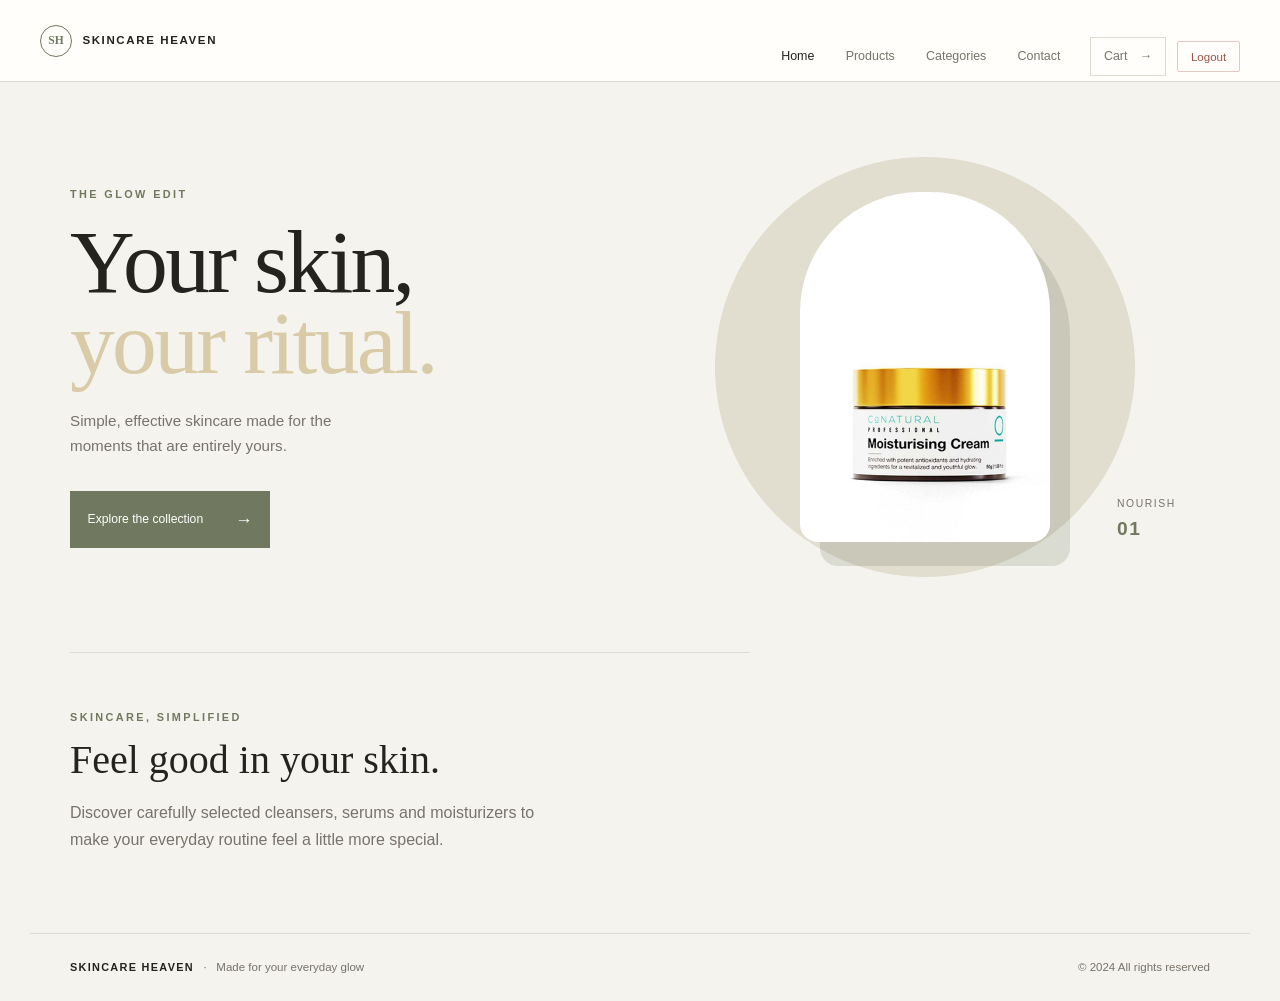
<file: index.html>
<!DOCTYPE html>
<html lang="en">
<head>
    <meta charset="UTF-8">
    <meta name="viewport" content="width=device-width, initial-scale=1.0">
    <title>Skincare Heaven</title>
    <link rel="stylesheet" href="styles.css">
</head>
<body class="home-body">
    <header class="site-header">
        <a class="site-logo" href="index.html"><span>SH</span> SKINCARE HEAVEN</a>
        <nav class="home-nav">
            <a class="active" href="index.html">Home</a>
            <a href="products.html">Products</a>
            <a href="categories.html">Categories</a>
            <a href="contact.html">Contact</a>
            <a class="nav-cart" href="cart.html">Cart <span>→</span></a>
            <button class="logout-button" type="button">Logout</button>
        </nav>
    </header>
    <main class="home-main">
        <section class="home-hero">
            <div class="hero-copy">
                <p class="eyebrow">THE GLOW EDIT</p>
                <h1>Your skin,<br><em>your ritual.</em></h1>
                <p class="hero-description">Simple, effective skincare made for the moments that are entirely yours.</p>
                <a href="products.html" class="hero-button">Explore the collection <span>→</span></a>
            </div>
            <div class="hero-product">
                <div class="hero-circle"></div>
                <img src="images/moisturizer.jpg" alt="Skincare moisturizer">
                <span class="hero-caption">NOURISH<br><strong>01</strong></span>
            </div>
        </section>
        <section class="home-intro">
            <p class="eyebrow">SKINCARE, SIMPLIFIED</p>
            <h2>Feel good in your skin.</h2>
            <p>Discover carefully selected cleansers, serums and moisturizers to make your everyday routine feel a little more special.</p>
        </section>
    </main>

    <footer class="home-footer">
        <p><strong>SKINCARE HEAVEN</strong> &nbsp; · &nbsp; Made for your everyday glow</p>
        <p>&copy; 2024 All rights reserved</p>
    </footer>
    <script src="scripts.js"></script>
</body>
</html>
</file>
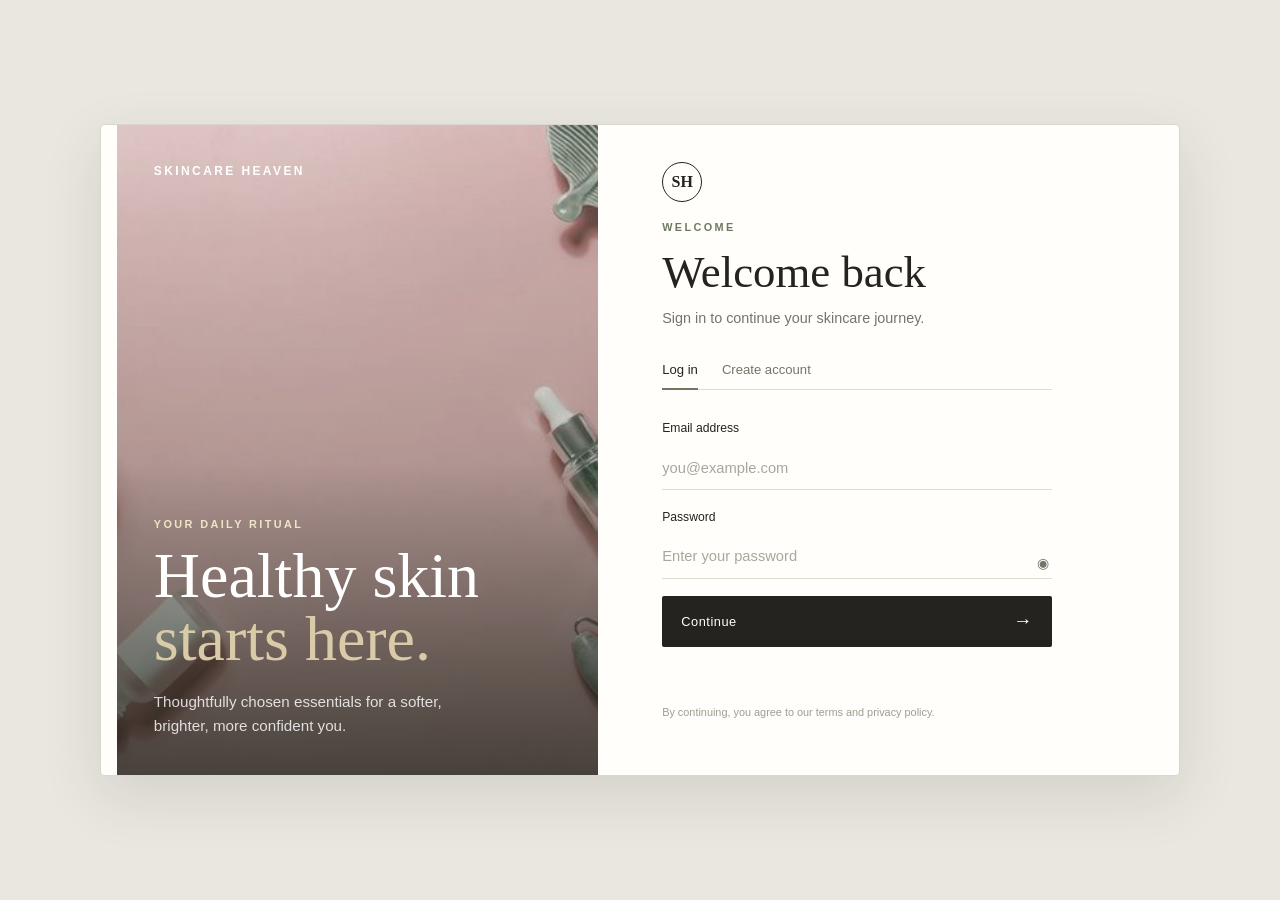
<file: auth.html>
<!DOCTYPE html>
<html lang="en">
<head>
    <meta charset="UTF-8">
    <meta name="viewport" content="width=device-width, initial-scale=1.0">
    <title>Login / Sign Up - Skincare Heaven</title>
    <link rel="stylesheet" href="styles.css">
</head>
<body class="auth-body">
    <main class="auth-shell">
        <section class="auth-visual">
            <div class="auth-brand-mark">SKINCARE HEAVEN</div>
            <div class="auth-visual-copy">
                <p class="eyebrow">YOUR DAILY RITUAL</p>
                <h1>Healthy skin<br><em>starts here.</em></h1>
                <p>Thoughtfully chosen essentials for a softer, brighter, more confident you.</p>
            </div>
        </section>
        <section class="auth-panel">
            <div class="auth-panel-top">
                <a class="auth-logo" href="/">SH</a>
            </div>
            <div class="auth-content">
                <p class="eyebrow">WELCOME</p>
                <h2 id="auth-heading">Welcome back</h2>
                <p class="auth-intro">Sign in to continue your skincare journey.</p>
                <div class="auth-switcher" role="tablist">
                    <button type="button" class="auth-tab active" data-auth-tab="login">Log in</button>
                    <button type="button" class="auth-tab" data-auth-tab="signup">Create account</button>
                </div>
                <form id="login-form" class="auth-form">
                    <div class="auth-field"><label for="login-email">Email address</label><input id="login-email" type="email" placeholder="you@example.com" required></div>
                    <div class="auth-field password-field"><label for="login-password">Password</label><input id="login-password" type="password" placeholder="Enter your password" required><button class="password-toggle" type="button" data-password-target="login-password" aria-label="Show password">◉</button></div>
                    <button class="auth-submit" type="submit">Continue <span>→</span></button>
                </form>
                <form id="signup-form" class="auth-form is-hidden">
                    <div class="auth-field"><label for="signup-name">Full name</label><input id="signup-name" placeholder="Your name" required></div>
                    <div class="auth-field"><label for="signup-email">Email address</label><input id="signup-email" type="email" placeholder="you@example.com" required></div>
                    <div class="auth-field password-field"><label for="signup-password">Password</label><input id="signup-password" type="password" minlength="6" placeholder="At least 6 characters" required><button class="password-toggle" type="button" data-password-target="signup-password" aria-label="Show password">◉</button></div>
                    <button class="auth-submit" type="submit">Create account <span>→</span></button>
                </form>
                <p id="auth-message" class="auth-message"></p>
                <p class="auth-note">By continuing, you agree to our terms and privacy policy.</p>
            </div>
        </section>
    </main>
    <script src="scripts.js"></script>
</body>
</html>
</file>
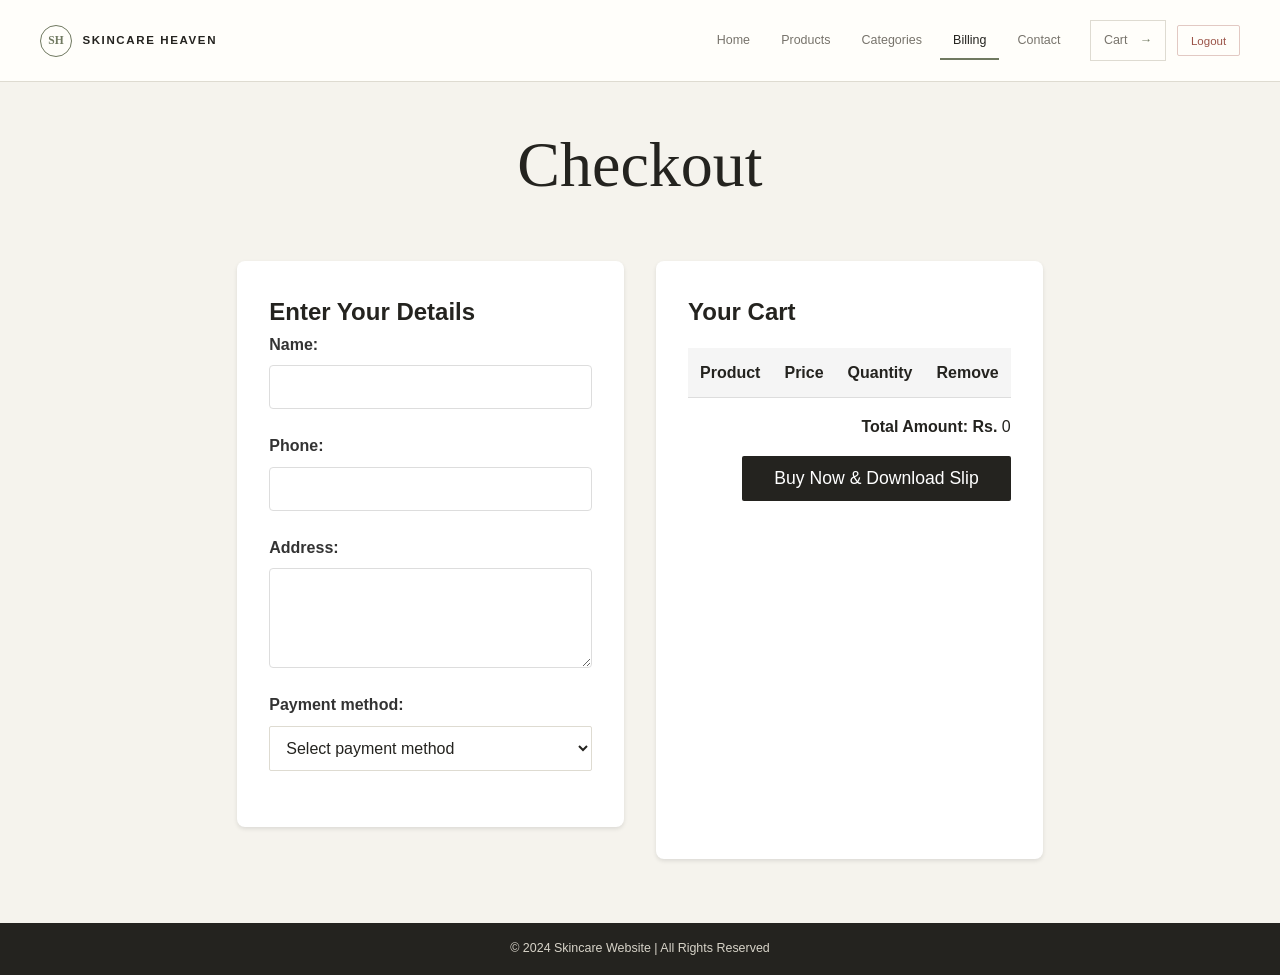
<file: billing.html>
<!DOCTYPE html>
<html lang="en">
<head>
    <meta charset="UTF-8">
    <meta name="viewport" content="width=device-width, initial-scale=1.0">
    <title>Billing - Skincare Website</title>
    <link rel="stylesheet" href="styles.css">
</head>
<body>
    <header class="inner-header">
        <a class="site-logo" href="index.html"><span>SH</span> SKINCARE HEAVEN</a>
        <nav class="main-nav">
            <a href="index.html">Home</a>
            <a href="products.html">Products</a>
            <a href="categories.html">Categories</a>
            <a class="active" href="billing.html">Billing</a>
            <a href="contact.html">Contact</a>
            <a class="nav-cart" href="cart.html">Cart <span>→</span></a>
            <button class="logout-button" type="button">Logout</button>
        </nav>
    </header>
    <h1 class="page-title">Checkout</h1>

    <main>
        <div class="billing-container">
            <section class="billing-form">
                <h2>Enter Your Details</h2>
                <form id="billing-details">
                    <div class="form-group">
                        <label for="username">Name:</label>
                        <input type="text" id="username" name="name" required>
                    </div>
                    
                    <div class="form-group">
                        <label for="phone">Phone:</label>
                        <input type="tel" id="phone" name="phone" required>
                    </div>
                    
                    <div class="form-group">
                        <label for="address">Address:</label>
                        <textarea id="address" name="address" required></textarea>
                    </div>
                    <div class="form-group">
                        <label for="payment-method">Payment method:</label>
                        <select id="payment-method" name="payment_method" required>
                            <option value="">Select payment method</option>
                            <option>Cash on Delivery</option>
                            <option>Bank Transfer</option>
                            <option>EasyPaisa / JazzCash</option>
                        </select>
                    </div>
                </form>
            </section>

            <section class="cart-section">
                <h2>Your Cart</h2>
                <div class="cart-container">
                    <table id="cart-table">
                        <thead>
                            <tr>
                                <th>Product</th>
                                <th>Price</th>
                                <th>Quantity</th>
                                <th>Remove</th>
                            </tr>
                        </thead>
                        <tbody>
                            <!-- Cart items will be added here dynamically -->
                        </tbody>
                    </table>
                    <div class="cart-total">
                        <p><strong>Total Amount: Rs. </strong><span id="total-amount">0</span></p>
                        <button id="buy-now" class="buy-now-btn">Buy Now &amp; Download Slip</button>
                    </div>
                </div>
            </section>
        </div>
    </main>

    <footer>
        <p>&copy; 2024 Skincare Website | All Rights Reserved</p>
    </footer>
    
    <script src="scripts.js"></script>
</body>
</html>
</file>
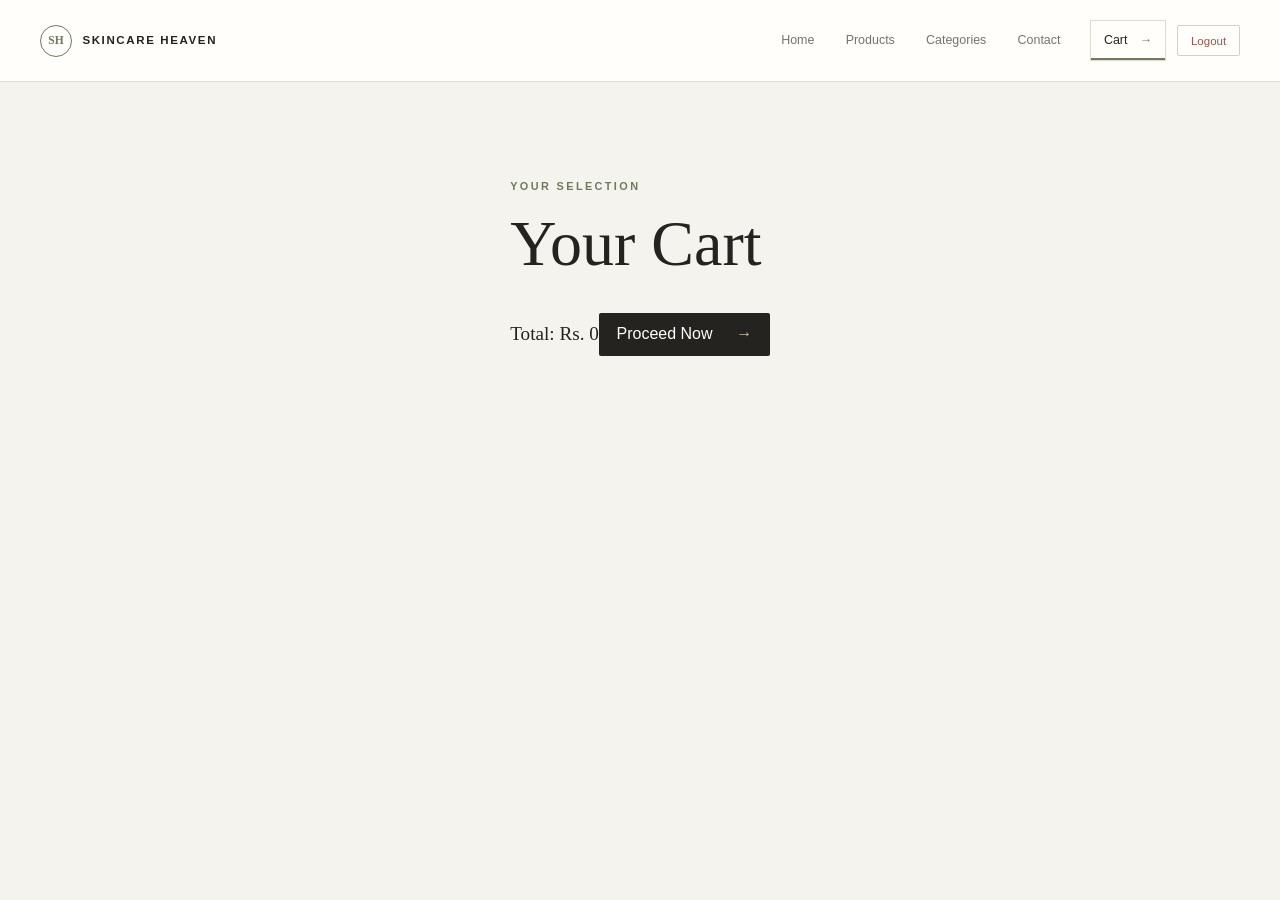
<file: cart.html>
<!DOCTYPE html>
<html lang="en">
<head>
    <meta charset="UTF-8">
    <meta name="viewport" content="width=device-width, initial-scale=1.0">
    <title>Your Cart</title>
    <link rel="stylesheet" href="styles.css">
</head>
<body>

    <header class="inner-header">
        <a class="site-logo" href="index.html"><span>SH</span> SKINCARE HEAVEN</a>
        <nav class="main-nav">
            <a href="index.html">Home</a>
            <a href="products.html">Products</a>
            <a href="categories.html">Categories</a>
            <a href="contact.html">Contact</a>
            <a class="nav-cart active" href="cart.html">Cart <span>→</span></a>
            <button class="logout-button" type="button">Logout</button>
        </nav>
    </header>

    <main class="cart-page">
        <p class="eyebrow">YOUR SELECTION</p>
        <h1>Your Cart</h1>
        <ul id="cart-list"></ul>
        <div id="cart-summary">
            <p id="total-price">Total: Rs. 0</p>
            <button id="checkout-button">Proceed Now <span>→</span></button>
        </div>
    </main>

    <script src="scripts.js"></script>
</body>
</html>
</file>
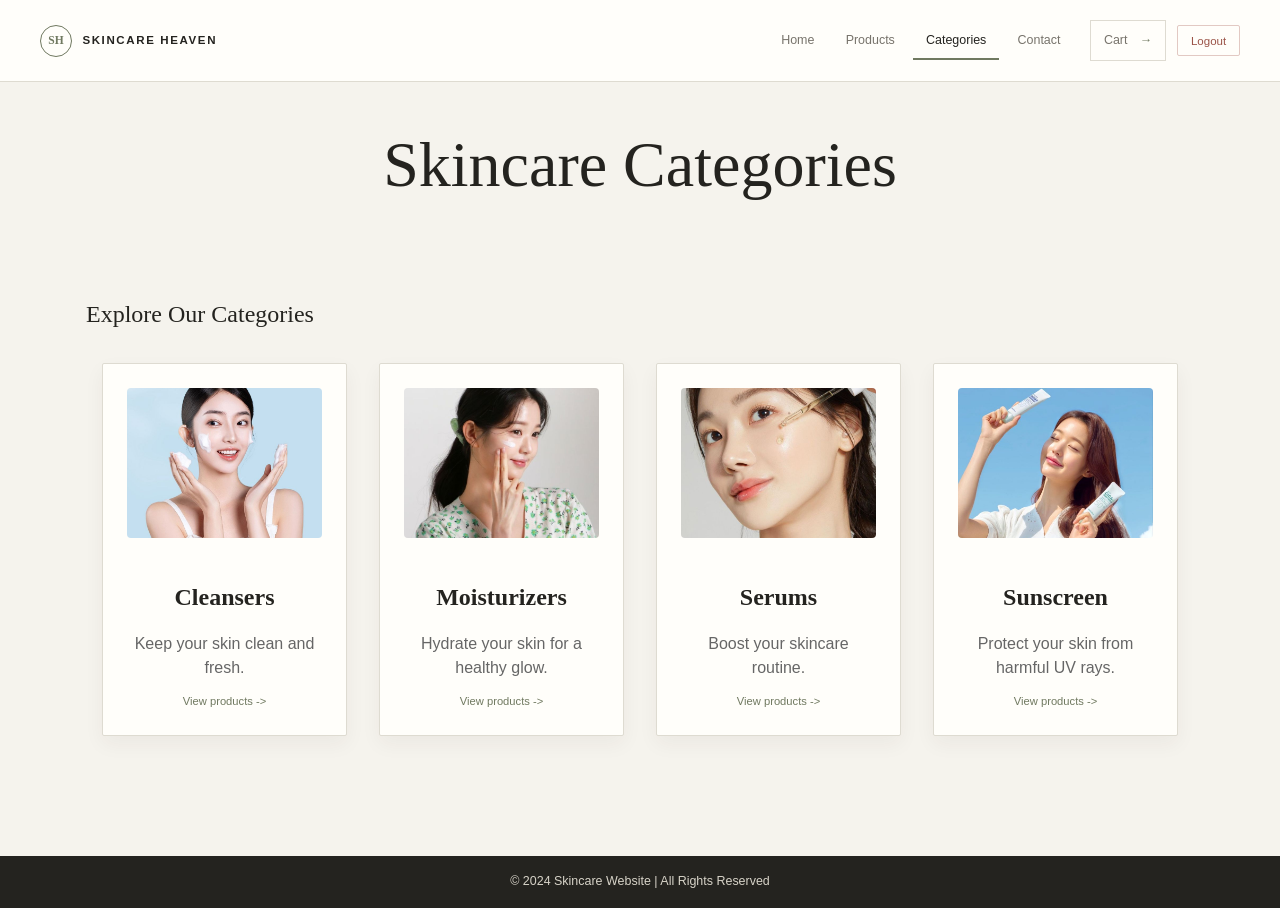
<file: categories.html>
<!DOCTYPE html>
<html lang="en">
<head>
    <meta charset="UTF-8">
    <meta name="viewport" content="width=device-width, initial-scale=1.0">
    <title>Skincare Categories</title>
    <link rel="stylesheet" href="styles.css">
</head>
<body>
    <header class="inner-header">
        <a class="site-logo" href="index.html"><span>SH</span> SKINCARE HEAVEN</a>
        <nav class="main-nav">
            <a href="index.html">Home</a>
            <a href="products.html">Products</a>
            <a class="active" href="categories.html">Categories</a>
            <a href="contact.html">Contact</a>
            <a class="nav-cart" href="cart.html">Cart <span>→</span></a>
            <button class="logout-button" type="button">Logout</button>
        </nav>
    </header>
    <h1 class="page-title">Skincare Categories</h1>

    <main>
        <div class="categories-container">
            <h2>Explore Our Categories</h2>
            
            <div class="category-grid">
                    <div class="category-card category-link" data-category="Cleansers">
                    <img src="images/cleansers.jfif" alt="Cleansers">
                    <h3>Cleansers</h3>
                    <p>Keep your skin clean and fresh.</p>
                </div>

                    <div class="category-card category-link" data-category="Moisturizers">
                    <img src="images/moisturizers.jfif" alt="Moisturizers">
                    <h3>Moisturizers</h3>
                    <p>Hydrate your skin for a healthy glow.</p>
                </div>

                    <div class="category-card category-link" data-category="Serums">
                    <img src="images/serums.jfif" alt="Serums">
                    <h3>Serums</h3>
                    <p>Boost your skincare routine.</p>
                </div>

                    <div class="category-card category-link" data-category="Sunscreens">
                    <img src="images/sunscreens.jfif" alt="Sunscreen">
                    <h3>Sunscreen</h3>
                    <p>Protect your skin from harmful UV rays.</p>
                </div>
            </div>
        </div>
    </main>

    <footer>
        <p>&copy; 2024 Skincare Website | All Rights Reserved</p>
    </footer>
    <script src="scripts.js"></script>
</body>
</html>
</file>
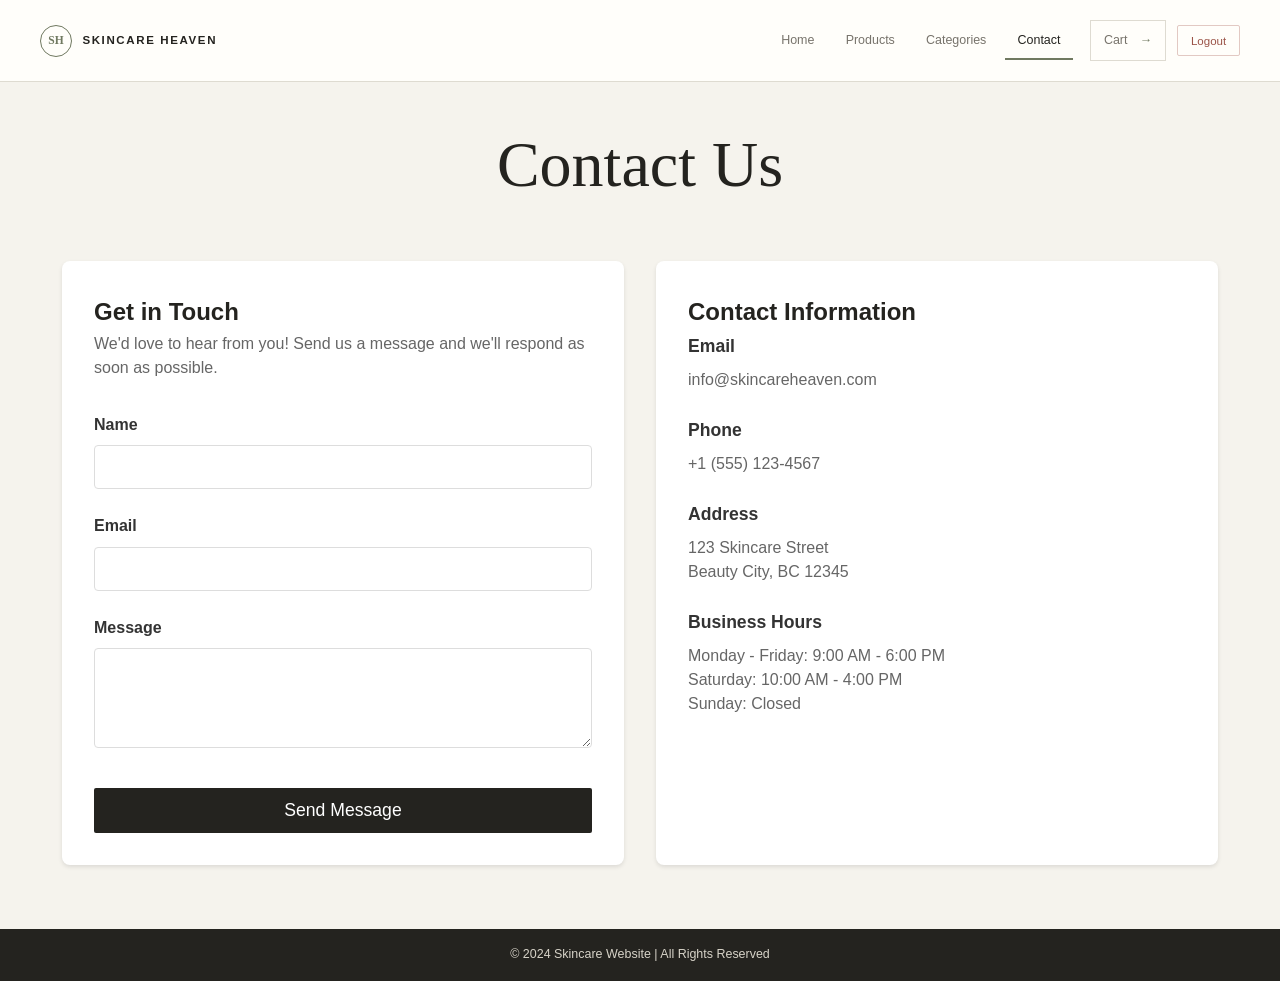
<file: contact.html>
<!DOCTYPE html>
<html lang="en">
<head>
    <meta charset="UTF-8">
    <meta name="viewport" content="width=device-width, initial-scale=1.0">
    <title>Contact Us - Skincare Website</title>
    <link rel="stylesheet" href="styles.css">
</head>
<body>
    <header class="inner-header">
        <a class="site-logo" href="index.html"><span>SH</span> SKINCARE HEAVEN</a>
        <nav class="main-nav">
            <a href="index.html">Home</a>
            <a href="products.html">Products</a>
            <a href="categories.html">Categories</a>
            <a class="active" href="contact.html">Contact</a>
            <a class="nav-cart" href="cart.html">Cart <span>→</span></a>
            <button class="logout-button" type="button">Logout</button>
        </nav>
    </header>
    <h1 class="page-title">Contact Us</h1>

    <main>
        <div class="contact-container">
            <section class="contact-form">
                <h2>Get in Touch</h2>
                <p class="contact-subtitle">We'd love to hear from you! Send us a message and we'll respond as soon as possible.</p>
                
                <form id="contact-form">

                    <div class="form-group">
                        <label for="name">Name</label>
                        <input type="text" id="name" name="name" required>
                    </div>
                    
                    <div class="form-group">
                        <label for="email">Email</label>
                        <input type="email" id="email" name="email" required>
                    </div>
                    
                    <div class="form-group">
                        <label for="message">Message</label>
                        <textarea id="message" name="message" required></textarea>
                    </div>

                    <button type="submit" class="send-message-btn">Send Message</button>
                </form>
            </section>

            <section class="contact-info">
                <h2>Contact Information</h2>
                <div class="info-item">
                    <h3>Email</h3>
                    <p>info@skincareheaven.com</p>
                </div>
                <div class="info-item">
                    <h3>Phone</h3>
                    <p>+1 (555) 123-4567</p>
                </div>
                <div class="info-item">
                    <h3>Address</h3>
                    <p>123 Skincare Street<br>Beauty City, BC 12345</p>
                </div>
                <div class="info-item">
                    <h3>Business Hours</h3>
                    <p>Monday - Friday: 9:00 AM - 6:00 PM<br>
                       Saturday: 10:00 AM - 4:00 PM<br>
                       Sunday: Closed</p>
                </div>
            </section>
        </div>
    </main>

    <footer>
        <p>&copy; 2024 Skincare Website | All Rights Reserved</p>
    </footer>
    
    <script src="scripts.js"></script>
</body>
</html>
</file>
<file: styles.css>
/* Reset default styles */
* {
    margin: 0;
    padding: 0;
    box-sizing: border-box;
}

body {
    font-family: Arial, sans-serif;
    line-height: 1.6;
    background-color: #f0f8ff;
    min-height: 100vh;
    display: flex;
    flex-direction: column;
}

header {
    background-color: #333;
    color: white;
    text-align: center;
    padding: 1rem;
    display: flex;
    justify-content: center;
    align-items: center;
}

main {
    max-width: 1200px;
    margin: 2rem auto;
    padding: 0 1rem;
}

/* Billing Form Styles */
.billing-form {
    background-color: white;
    padding: 2rem;
    border-radius: 8px;
    box-shadow: 0 2px 4px rgba(0, 0, 0, 0.1);
    margin-bottom: 2rem;
}

.form-group {
    display: flex;
    flex-direction: column;
    gap: 0.5rem;
    margin-bottom: 1.5rem;
}

.form-group label {
    font-weight: bold;
    color: #333;
}

.form-group input,
.form-group textarea {
    padding: 0.75rem;
    border: 1px solid #ddd;
    border-radius: 4px;
    font-size: 1rem;
    width: 100%;
    box-sizing: border-box;
}

.form-group textarea {
    min-height: 100px;
    resize: vertical;
}

/* Cart Section Styles */
.cart-section {
    background-color: white;
    padding: 2rem;
    border-radius: 8px;
    box-shadow: 0 2px 4px rgba(0, 0, 0, 0.1);
}

table {
    width: 100%;
    border-collapse: collapse;
    margin: 1rem 0;
}

th, td {
    padding: 0.5rem;
    text-align: left;
    border-bottom: 1px solid #ddd;
}

th {
    background-color: #f8f8f8;
}

button {
    background-color: #4CAF50;
    color: white;
    padding: 0.5rem 1rem;
    border: none;
    border-radius: 4px;
    cursor: pointer;
    font-size: 1rem;
}

button:hover {
    background-color: #45a049;
}

/* Home page specific styles */
.home-header {
    background-color: #383838;
    color: white;
    text-align: center;
    padding: 4rem 2rem;
    display: flex;
    flex-direction: column;
    align-items: center;
    justify-content: center;
    min-height: 50vh;
}

.home-header h1 {
    font-size: 3.5rem;
    margin-bottom: 1rem;
    text-align: center;
}

.home-header p {
    font-size: 1.4rem;
    margin-bottom: 3rem;
    text-align: center;
}

nav {
    background-color: #fffefa;
    padding: 1rem;
    width: 100%;
    text-align: center;
}

nav a {
    color: white;
    text-decoration: none;
    padding: 0.5rem 1.5rem;
    margin: 0 0.5rem;
    font-weight: bold;
    display: inline-block;
}

nav a:hover {
    background-color: rgba(112, 121, 96, 0.08);
    border-radius: 4px;
}

/* About section */
.about {
    background-color: white;
    padding: 3rem;
    margin: 2rem auto;
    max-width: 800px;
    text-align: center;
    border-radius: 8px;
    box-shadow: 0 2px 10px rgba(0, 0, 0, 0.1);
}

.about h2 {
    color: var(--olive);
    font-size: 2rem;
    margin-bottom: 1.5rem;
}

.about p {
    color: #666;
    margin-bottom: 2rem;
    line-height: 1.8;
}

.cta-button {
    display: inline-block;
    padding: 0.8rem 2rem;
    background-color: var(--olive);
    color: white;
    text-decoration: none;
    border-radius: 4px;
    font-weight: bold;
    transition: background-color 0.3s;
}

.cta-button:hover {
    background-color: var(--ink);
}

footer {
    text-align: center;
    padding: 1rem;
    background-color: var(--ink);
    color: white;
    margin-top: auto;
}

/* Common header for all pages except home */
body > h1 {
    background-color: #f0f8ff;
    color: #333;
    padding: 1rem;
    margin: 0;
    font-size: 2rem;
}

.main-nav {
    background-color: #fffefa;
    padding: 1rem;
    text-align: center;
    margin: 0;
}

.main-nav a {
    color: white;
    text-decoration: none;
    padding: 0.5rem 1.5rem;
    margin: 0 1rem;
    font-weight: bold;
    display: inline-block;
}

.main-nav a:hover {
    background-color: rgba(112, 121, 96, 0.08);
    border-radius: 4px;
}

/* Products page styles */
.products-container {
    max-width: 1200px;
    margin: 0 auto;
    padding: 2rem;
    background-color: white;
    border-radius: 8px;
    box-shadow: 0 2px 10px rgba(0, 0, 0, 0.1);
}

.products-container h2 {
    text-align: center;
    color: #333;
    margin-bottom: 2rem;
    font-size: 2rem;
}

.product-grid {
    display: grid;
    grid-template-columns: repeat(3, 1fr);
    gap: 2rem;
    padding: 1rem;
    max-width: 1200px;
    margin: 0 auto;
}

.product-card {
    background-color: #f8f9fa;
    border-radius: 8px;
    padding: 1.5rem;
    text-align: center;
    transition: transform 0.3s ease;
    box-shadow: 0 2px 5px rgba(0, 0, 0, 0.1);
    width: 100%;
}

.product-card:hover {
    transform: translateY(-5px);
}

.product-card img {
    width: 100%;
    height: 200px;
    object-fit: cover;
    border-radius: 4px;
    margin-bottom: 1rem;
}

.product-card h3 {
    color: #0066cc;
    margin: 0.5rem 0;
    font-size: 1.2rem;
}

.product-card .price {
    color: #333;
    font-size: 1.25rem;
    font-weight: bold;
    margin: 0.5rem 0;
}

.add-to-cart {
    background-color: #0066cc;
    color: white;
    border: none;
    padding: 0.75rem 1rem;
    border-radius: 4px;
    cursor: pointer;
    font-weight: 400;
    transition: all 0.3s ease;
    width: 100%;
    transform-origin: center;
    transform: scale(1);
    text-transform: uppercase;
    letter-spacing: 0.5px;
}

.add-to-cart:hover {
    background-color: #0052a3;
    transform: scale(0.95);
    box-shadow: 0 2px 8px rgba(0, 0, 0, 0.2);
}

/* Categories page styles */
.categories-container {
    max-width: 1200px;
    margin: 2rem auto;
    padding: 2rem;
    background-color: white;
    border-radius: 8px;
    box-shadow: 0 2px 10px rgba(0, 0, 0, 0.1);
}

.categories-container h2 {
    text-align: center;
    color: #333;
    font-size: 2.5rem;
    margin-bottom: 3rem;
}

.category-grid {
    display: grid;
    grid-template-columns: repeat(4, 1fr);
    gap: 2rem;
    padding: 1rem;
}

.category-card {
    background-color: #f8f9fa;
    border-radius: 8px;
    padding: 1.5rem;
    text-align: center;
    transition: transform 0.3s ease;
    box-shadow: 0 2px 5px rgba(0, 0, 0, 0.1);
}

.category-card:hover {
    transform: translateY(-5px);
}

.category-card img {
    width: 100%;
    height: 150px;
    object-fit: cover;
    border-radius: 4px;
    margin-bottom: 1rem;
}

.category-card h3 {
    color: #0066cc;
    margin: 1rem 0;
    font-size: 1.5rem;
}

.category-card p {
    color: #666;
    line-height: 1.5;
}

/* Billing page styles */
.billing-container {
    max-width: 1200px;
    margin: 2rem auto;
    padding: 0 1rem;
    display: grid;
    grid-template-columns: 1fr 1fr;
    gap: 2rem;
}

.billing-form {
    background: white;
    padding: 2rem;
    border-radius: 8px;
    box-shadow: 0 2px 4px rgba(0,0,0,0.1);
}

.cart-section {
    background: white;
    padding: 2rem;
    border-radius: 8px;
    box-shadow: 0 2px 4px rgba(0,0,0,0.1);
}

.cart-container table {
    width: 100%;
    border-collapse: collapse;
    margin-bottom: 1rem;
}

.cart-container th,
.cart-container td {
    padding: 0.75rem;
    text-align: left;
    border-bottom: 1px solid #ddd;
}

.cart-container th {
    background-color: #f5f5f5;
    font-weight: bold;
}

.cart-container input[type="number"] {
    width: 60px;
    padding: 0.25rem;
    border: 1px solid #ddd;
    border-radius: 4px;
}

.remove-item {
    background-color: #ff4444;
    color: white;
    border: none;
    padding: 0.25rem 0.75rem;
    border-radius: 4px;
    cursor: pointer;
}

.remove-item:hover {
    background-color: #cc0000;
}

.cart-total {
    margin-top: 1rem;
    text-align: right;
}

.buy-now-btn {
    background-color: #4CAF50;
    color: white;
    border: none;
    padding: 0.75rem 2rem;
    border-radius: 4px;
    font-size: 1.1rem;
    cursor: pointer;
    margin-top: 1rem;
}

.buy-now-btn:hover {
    background-color: #45a049;
}

/* Home page styles */
.home-body {
    margin: 0;
    padding: 0;
    min-height: 100vh;
    background-color: #f0f8ff;
    display: flex;
    justify-content: center;
    align-items: center;
}

.welcome-container {
    width: 100%;
    max-width: 800px;
    margin: 0 auto;
    padding: 2rem;
}

.welcome-card {
    background-color: #383838;
    padding: 2.5rem;
    border-radius: 15px;
    text-align: center;
    color: white;
    box-shadow: 0 4px 8px rgba(0, 0, 0, 0.2);
}

.welcome-card h1 {
    font-size: 2.5rem;
    margin: 0 0 1rem 0;
    line-height: 1.2;
}

.welcome-card .subtitle {
    font-size: 1.1rem;
    margin-bottom: 2rem;
    opacity: 0.9;
}

.home-nav {
    background-color: #fffefa;
    padding: 0.75rem;
    border-radius: 8px;
    margin-top: 2rem;
}

.nav-links {
    display: flex;
    justify-content: center;
    align-items: center;
    flex-wrap: nowrap;
    gap: 0.5rem;
}

.home-nav a {
    color: white;
    text-decoration: none;
    padding: 0.5rem 1rem;
    font-weight: bold;
    font-size: 0.9rem;
    white-space: nowrap;
    transition: all 0.3s ease;
}

.home-nav a:hover {
    background-color: rgba(112, 121, 96, 0.08);
    border-radius: 4px;
}

/* Form validation styles */
.form-group input.error,
.form-group textarea.error {
    border: 2px solid #ff4444;
    background-color: #fff8f8;
}

.error-message {
    color: #ff4444;
    font-size: 0.9rem;
    margin-top: 0.25rem;
    display: none;
}

.error-message.show {
    display: block;
}

/* Contact page styles */
.contact-container {
    max-width: 1200px;
    margin: 2rem auto;
    padding: 0 1rem;
    display: grid;
    grid-template-columns: 1fr 1fr;
    gap: 2rem;
}

.contact-form {
    background: white;
    padding: 2rem;
    border-radius: 8px;
    box-shadow: 0 2px 4px rgba(0,0,0,0.1);
}

.contact-subtitle {
    color: #666;
    margin-bottom: 2rem;
    line-height: 1.5;
}

.contact-form .send-message-btn {
    background-color: #4CAF50;
    color: white;
    border: none;
    padding: 0.75rem 2rem;
    border-radius: 4px;
    font-size: 1.1rem;
    cursor: pointer;
    width: 100%;
    margin-top: 1rem;
    transition: background-color 0.3s ease;
}

.contact-form .send-message-btn:hover {
    background-color: #45a049;
}

.contact-info {
    background: white;
    padding: 2rem;
    border-radius: 8px;
    box-shadow: 0 2px 4px rgba(0,0,0,0.1);
}

.info-item {
    margin-bottom: 1.5rem;
}

.info-item h3 {
    color: #333;
    margin-bottom: 0.5rem;
    font-size: 1.1rem;
}

.info-item p {
    color: #666;
    line-height: 1.5;
    margin: 0;
}

/* Responsive design */
@media (max-width: 768px) {
    .home-header h1 {
        font-size: 2.5rem;
    }
    
    nav {
        display: flex;
        flex-direction: column;
        gap: 0.5rem;
    }
    
    nav a {
        display: block;
        margin: 0.2rem 0;
    }
    
    .about {
        margin: 2rem 1rem;
        padding: 2rem 1rem;
    }
}

/* Responsive design for products page */
@media (max-width: 992px) {
    .product-grid {
        grid-template-columns: repeat(2, 1fr);
    }
}

@media (max-width: 576px) {
    .product-grid {
        grid-template-columns: 1fr;
    }
    
    .product-card img {
        height: 200px;
    }
}

/* Responsive design for categories page */
@media (max-width: 992px) {
    .category-grid {
        grid-template-columns: repeat(2, 1fr);
    }
}

@media (max-width: 576px) {
    .category-grid {
        grid-template-columns: 1fr;
    }
    
    .category-card img {
        height: 200px;
    }
    
    .categories-container h2 {
        font-size: 2rem;
    }
}

/* Responsive design for billing page */
@media (max-width: 768px) {
    .billing-container {
        grid-template-columns: 1fr;
    }
}

/* Responsive design for home page */
@media (max-width: 768px) {
    .welcome-card {
        padding: 1.5rem;
    }

    .welcome-card h1 {
        font-size: 2rem;
    }

    .nav-links {
        flex-direction: column;
        gap: 0.5rem;
    }

    .home-nav a {
        width: 100%;
        padding: 0.5rem;
        margin: 0;
    }
}

/* Responsive design for contact page */
@media (max-width: 768px) {
    .contact-container {
        grid-template-columns: 1fr;
    }
    
    .contact-form,
    .contact-info {
        padding: 1.5rem;
    }
}

/* Refined welcome and account screens */
:root {
    --ink: #24231f;
    --muted-ink: #77736b;
    --olive: #707960;
    --cream: #f5f3ed;
    --line: #dedbd1;
}

.auth-body {
    background: #e9e7df;
    color: var(--ink);
    font-family: "Trebuchet MS", Arial, sans-serif;
    justify-content: center;
    padding: 3.5rem 2rem;
}

.auth-shell {
    width: min(1080px, 100%);
    min-height: 650px;
    display: grid;
    grid-template-columns: 0.92fr 1.08fr;
    overflow: hidden;
    background: #fffefa;
    border: 1px solid #d9d6cc;
    border-radius: 4px;
    box-shadow: 0 20px 60px rgba(52, 49, 41, 0.12);
}

.auth-visual {
    position: relative;
    min-height: 650px;
    padding: 2.3rem;
    display: flex;
    flex-direction: column;
    justify-content: space-between;
    background: linear-gradient(180deg, rgba(51, 57, 45, .08), rgba(51, 57, 45, .44)), url("images/345.jfif") center/cover;
    color: white;
}

.auth-visual::after {
    content: "";
    position: absolute;
    inset: auto 0 0;
    height: 48%;
    background: linear-gradient(transparent, rgba(26, 29, 23, .6));
}

.auth-brand-mark, .auth-visual-copy { position: relative; z-index: 1; }
.auth-brand-mark { font-size: .75rem; letter-spacing: .2em; font-weight: bold; }
.auth-visual-copy { max-width: 360px; }
.auth-visual-copy h1 { font-family: Georgia, serif; font-size: clamp(2.4rem, 5vw, 4.2rem); line-height: .98; font-weight: 400; margin: .7rem 0 1.2rem; }
.auth-visual-copy h1 em, .home-hero h1 em { color: #d9cba8; font-style: normal; }
.auth-visual-copy p:last-child { color: rgba(255,255,255,.82); max-width: 290px; line-height: 1.6; font-size: .95rem; }
.eyebrow { color: var(--olive); font-size: .68rem; letter-spacing: .22em; font-weight: bold; }
.auth-visual .eyebrow { color: #eee4c6; }
.auth-panel { padding: 2.3rem clamp(2rem, 5vw, 5.5rem); display: flex; flex-direction: column; }
.auth-panel-top { display: flex; justify-content: space-between; align-items: center; }
.auth-logo { width: 40px; height: 40px; display: grid; place-items: center; border: 1px solid var(--ink); border-radius: 50%; color: var(--ink); text-decoration: none; font-family: Georgia, serif; font-weight: bold; }
.back-home { color: var(--muted-ink); font-size: .78rem; text-decoration: none; }
.back-home:hover { color: var(--ink); }
.auth-content { width: 100%; max-width: 390px; margin: auto 0; }
.auth-content h2 { font: 400 clamp(2rem, 4vw, 2.8rem)/1.1 Georgia, serif; margin: .7rem 0 .6rem; }
.auth-intro { color: var(--muted-ink); font-size: .9rem; margin-bottom: 2rem; }
.auth-switcher { display: flex; gap: 1.5rem; border-bottom: 1px solid var(--line); margin-bottom: 1.8rem; }
.auth-tab { background: none; color: var(--muted-ink); padding: 0 0 .8rem; border-radius: 0; font-size: .82rem; position: relative; }
.auth-tab:hover { background: none; color: var(--ink); }
.auth-tab.active { color: var(--ink); }
.auth-tab.active::after { content: ""; position: absolute; left: 0; right: 0; bottom: -1px; height: 2px; background: var(--olive); }
.auth-form.is-hidden { display: none; }
.auth-field { margin-bottom: 1.1rem; }
.auth-field label { display: block; color: var(--ink); font-size: .76rem; margin-bottom: .45rem; }
.auth-field input { width: 100%; padding: .85rem 0; border: 0; border-bottom: 1px solid var(--line); border-radius: 0; background: transparent; color: var(--ink); outline: none; font-size: .92rem; }
.auth-field input:focus { border-bottom-color: var(--olive); }
.auth-field input::placeholder { color: #aaa69c; }
.auth-submit { width: 100%; margin-top: .65rem; padding: .9rem 1.2rem; display: flex; justify-content: space-between; align-items: center; background: var(--ink); border-radius: 2px; font-size: .8rem; letter-spacing: .04em; }
.auth-submit:hover { background: var(--olive); }
.auth-submit span { font-size: 1.2rem; }
.auth-message { min-height: 1.3rem; color: #9b5448; font-size: .8rem; margin-top: 1rem; }
.auth-note { color: #a09c92; font-size: .68rem; line-height: 1.5; margin-top: 1.3rem; }

.home-body { background: var(--cream); color: var(--ink); display: block; min-height: 100vh; }
.site-header { height: 82px; max-width: 1220px; margin: auto; padding: 0 2.5rem; display: flex; align-items: center; justify-content: space-between; border-bottom: 1px solid var(--line); }
.site-logo { color: var(--ink); text-decoration: none; font-size: .72rem; font-weight: bold; letter-spacing: .14em; display: flex; align-items: center; gap: .65rem; }
.site-logo span { width: 32px; height: 32px; display: grid; place-items: center; border: 1px solid var(--olive); border-radius: 50%; color: var(--olive); font-family: Georgia, serif; letter-spacing: 0; }
.home-nav { display: flex; align-items: center; gap: .35rem; background: none; width: auto; padding: 0; }
.home-nav a { color: var(--muted-ink); font-size: .78rem; font-weight: normal; padding: .6rem .8rem; margin: 0; }
.home-nav a:hover, .home-nav a.active { color: var(--ink); background: none; }
.home-nav .nav-cart { border: 1px solid var(--line); margin-left: .7rem; padding: .55rem .8rem; }
.nav-cart span { margin-left: .55rem; color: var(--olive); }
.home-main { max-width: 1220px; margin: auto; padding: 0 2.5rem; }
.home-hero { min-height: 570px; display: grid; grid-template-columns: 1fr 1fr; align-items: center; overflow: hidden; }
.hero-copy { padding: 4rem 0; max-width: 460px; }
.hero-copy h1 { font: 400 clamp(3.5rem, 7vw, 6.5rem)/.9 Georgia, serif; margin: 1.2rem 0 1.5rem; letter-spacing: -.03em; }
.hero-description { max-width: 310px; color: var(--muted-ink); line-height: 1.7; font-size: .95rem; }
.hero-button { display: inline-flex; gap: 2rem; align-items: center; margin-top: 2rem; padding: .9rem 1.1rem; background: var(--olive); color: white; text-decoration: none; font-size: .76rem; }
.hero-button span { font-size: 1.1rem; }
.hero-product { height: 470px; position: relative; display: grid; place-items: center; }
.hero-circle { width: min(420px, 80%); aspect-ratio: 1; border-radius: 50%; background: #e1ddcf; position: absolute; }
.hero-product img { position: relative; width: min(250px, 62%); height: 350px; object-fit: cover; border-radius: 120px 120px 18px 18px; box-shadow: 20px 24px 0 rgba(112, 121, 96, .2); }
.hero-caption { position: absolute; right: 6%; bottom: 12%; color: var(--muted-ink); font-size: .65rem; letter-spacing: .15em; line-height: 1.7; }
.hero-caption strong { color: var(--olive); font-size: 1.2rem; }
.home-intro { border-top: 1px solid var(--line); padding: 3.5rem 0 5rem; max-width: 680px; }
.home-intro h2 { font: 400 2.5rem Georgia, serif; margin: .6rem 0 1rem; }
.home-intro > p:last-child { color: var(--muted-ink); max-width: 500px; line-height: 1.7; }

@media (max-width: 760px) {
    .auth-body { padding: 0; }
    .auth-shell { display: block; border: 0; border-radius: 0; min-height: 100vh; }
    .auth-visual { min-height: 270px; padding: 1.6rem; }
    .auth-visual-copy { margin-top: 2rem; }
    .auth-visual-copy h1 { font-size: 2.7rem; }
    .auth-panel { min-height: 500px; padding: 1.6rem; }
    .auth-content { margin: 2.5rem auto 0; }
    .site-header { height: auto; padding: 1.2rem 1.3rem; align-items: flex-start; gap: 1rem; flex-direction: column; }
    .home-nav { width: 100%; overflow-x: auto; justify-content: flex-start; }
    .home-nav a { flex: 0 0 auto; padding: .5rem .6rem; }
    .home-nav .nav-cart { margin-left: 0; }
    .home-main { padding: 0 1.3rem; }
    .home-hero { min-height: auto; grid-template-columns: 1fr; }
    .hero-copy { padding: 4rem 0 2rem; }
    .hero-product { height: 360px; }
}

/* Commerce controls */
.logout-button { padding: .55rem .8rem; margin-left: .35rem; background: transparent; color: #9b5448; border: 1px solid #e2c9c3; border-radius: 2px; font-size: .72rem; }
.logout-button:hover { background: #9b5448; color: white; }
.cart-item-details { display: flex; align-items: center; gap: 1rem; min-width: 0; }
.cart-item-details img { width: 68px; height: 68px; object-fit: cover; border-radius: 2px; }
.cart-item-details strong { color: var(--ink); font-weight: normal; }
.product-actions { display: grid; grid-template-columns: 1fr 1fr; gap: .45rem; }
.product-actions .add-to-cart, .product-actions .buy-now-product { width: 100%; padding: .65rem .35rem; font-size: .7rem; }
.buy-now-product { background: var(--olive); color: white; border: 0; border-radius: 2px; }
.buy-now-product:hover { background: var(--ink); }
.password-field { position: relative; }
.password-field input { padding-right: 2.2rem; }
.password-toggle { position: absolute; right: 0; bottom: .25rem; padding: .2rem; background: transparent; color: var(--muted-ink); border: 0; font-size: .9rem; }
.password-toggle:hover { background: transparent; color: var(--olive); }
.form-group select { padding: .75rem; border: 1px solid var(--line); border-radius: 2px; background: transparent; color: var(--ink); font-size: 1rem; }
@media (max-width: 760px) {
    .logout-button { margin-left: 0; }
    .product-actions { grid-template-columns: 1fr; }
}

/* Shared inner-page navigation and footer */
body:not(.home-body):not(.auth-body) {
    background: var(--cream);
    color: var(--ink);
}

.inner-header {
    width: 100%;
    max-width: none;
    min-height: 82px;
    margin: 0 auto;
    padding: 0 2.5rem;
    display: flex;
    align-items: center;
    justify-content: space-between;
    background: var(--cream);
    border-bottom: 1px solid var(--line);
}

.site-header {
    width: 100%;
    max-width: none;
    background: var(--cream);
}

.inner-header .main-nav {
    width: auto;
    padding: 0;
    margin: 0;
    display: flex;
    align-items: center;
    gap: .35rem;
    background: transparent;
}

.inner-header .main-nav a {
    color: var(--muted-ink);
    font-size: .78rem;
    font-weight: normal;
    padding: .6rem .8rem;
    margin: 0;
    white-space: nowrap;
}

.inner-header .main-nav a:hover,
.inner-header .main-nav a.active {
    color: var(--ink);
    background: transparent;
}

.inner-header .main-nav a.active {
    box-shadow: inset 0 -2px var(--olive);
}

.inner-header .main-nav .nav-cart {
    margin-left: .7rem;
    border: 1px solid var(--line);
}

.inner-header .nav-cart span { color: var(--olive); margin-left: .55rem; }
.page-title { max-width: 1220px; margin: 0 auto; padding: 3.2rem 2.5rem 0; background: transparent; color: var(--ink); font: 400 clamp(2.2rem, 5vw, 4rem)/1 Georgia, serif; }

body:not(.home-body):not(.auth-body) main { max-width: 1220px; }
body:not(.home-body):not(.auth-body) footer { background: var(--ink); color: #d7d3c8; border-top: 0; font-size: .78rem; }
body:not(.home-body):not(.auth-body) .products-container,
body:not(.home-body):not(.auth-body) .categories-container { background: transparent; box-shadow: none; padding: 2.5rem; }
body:not(.home-body):not(.auth-body) .products-container h2,
body:not(.home-body):not(.auth-body) .categories-container h2 { color: var(--ink); font: 400 1.5rem Georgia, serif; text-align: left; margin-bottom: 1.2rem; }
body:not(.home-body):not(.auth-body) .product-card,
body:not(.home-body):not(.auth-body) .category-card { background: #fffefa; border: 1px solid var(--line); border-radius: 2px; box-shadow: 0 8px 20px rgba(52, 49, 41, .05); }
body:not(.home-body):not(.auth-body) .product-card h3,
body:not(.home-body):not(.auth-body) .category-card h3 { color: var(--ink); font-family: Georgia, serif; }
body:not(.home-body):not(.auth-body) .product-card .price { color: var(--olive); }
body:not(.home-body):not(.auth-body) .add-to-cart,
body:not(.home-body):not(.auth-body) .buy-now-btn,
body:not(.home-body):not(.auth-body) .send-message-btn { background: var(--ink); border-radius: 2px; }
body:not(.home-body):not(.auth-body) .add-to-cart:hover,
body:not(.home-body):not(.auth-body) .buy-now-btn:hover,
body:not(.home-body):not(.auth-body) .send-message-btn:hover { background: var(--olive); }

.cart-page { min-height: 560px; padding: 4rem 2.5rem; }
.cart-page h1 { font: 400 clamp(2.3rem, 5vw, 4rem) Georgia, serif; margin: .7rem 0 2rem; }
#cart-list { max-width: 760px; padding: 0; list-style: none; }
#cart-list li { display: flex; align-items: center; justify-content: space-between; gap: 1rem; padding: 1.2rem 0; border-bottom: 1px solid var(--line); color: var(--muted-ink); }
#cart-list li button { background: transparent; color: #9b5448; padding: .3rem; font-size: .75rem; }
#cart-summary { max-width: 760px; display: flex; justify-content: space-between; align-items: center; margin-top: 2rem; }
#total-price { font: 400 1.2rem Georgia, serif; color: var(--ink); }
#checkout-button { background: var(--ink); border-radius: 2px; padding: .8rem 1.1rem; }
#checkout-button span { margin-left: 1.2rem; color: #d9cba8; }
.home-footer { max-width: 1220px; margin: 0 auto; padding: 1.5rem 2.5rem; display: flex; justify-content: space-between; align-items: center; background: transparent; color: var(--muted-ink); border-top: 1px solid var(--line); font-size: .72rem; }
.home-footer strong { color: var(--ink); letter-spacing: .12em; font-size: .68rem; }

@media (max-width: 760px) {
    .inner-header { min-height: auto; padding: 1.2rem 1.3rem; align-items: flex-start; flex-direction: column; gap: 1rem; }
    .inner-header .main-nav { width: 100%; overflow-x: auto; justify-content: flex-start; }
    .inner-header .main-nav a { flex: 0 0 auto; padding: .5rem .6rem; }
    .inner-header .main-nav .nav-cart { margin-left: 0; }
    .page-title { padding: 2.5rem 1.3rem 0; }
    body:not(.home-body):not(.auth-body) main { padding-left: 1.3rem; padding-right: 1.3rem; }
    body:not(.home-body):not(.auth-body) .products-container,
    body:not(.home-body):not(.auth-body) .categories-container { padding: 2rem 0; }
    .cart-page { padding: 3rem 1.3rem; }
    #cart-list li { align-items: flex-start; flex-direction: column; }
    #cart-summary { align-items: flex-start; flex-direction: column; gap: 1rem; }
    .home-footer { padding: 1.3rem; align-items: flex-start; flex-direction: column; gap: .5rem; }
}

/* Catalog controls and admin portal */
.catalog-toolbar { display: flex; justify-content: space-between; align-items: center; gap: 1rem; margin: 1.5rem 0 2rem; }
.category-filters { display: flex; flex-wrap: wrap; gap: .45rem; }
.category-filter { padding: .65rem .9rem; border: 1px solid var(--line); border-radius: 2px; background: #fffefa; color: var(--muted-ink); font-size: .75rem; }
.category-filter:hover, .category-filter.active { background: var(--ink); color: white; }
#product-category-select { padding: .65rem .8rem; border: 1px solid var(--line); background: #fffefa; color: var(--muted-ink); }
.product-category { color: var(--olive); font-size: .65rem; letter-spacing: .12em; text-transform: uppercase; margin: .2rem 0; }
.empty-catalog { color: var(--muted-ink); padding: 2rem 0; }
.category-link { cursor: pointer; }
.category-link::after { content: "View products ->"; display: block; color: var(--olive); font-size: .7rem; margin-top: .8rem; }
.admin-body { background: var(--cream); color: var(--ink); padding: 2rem; }
.admin-shell { max-width: 1180px; width: 100%; margin: auto; }
.admin-login { max-width: 480px; margin: 8vh auto; padding: 3rem; background: #fffefa; border: 1px solid var(--line); box-shadow: 0 18px 50px rgba(52, 49, 41, .08); }
.admin-login h1, .admin-header h1 { font: 400 2.8rem Georgia, serif; margin: .5rem 0 1rem; }
.admin-login > p:not(.eyebrow) { color: var(--muted-ink); line-height: 1.6; }
.admin-form { margin-top: 2rem; }
.admin-form label, .admin-product-form input, .admin-product-form select { display: block; color: var(--muted-ink); font-size: .75rem; }
.admin-form input { width: 100%; display: block; margin: .4rem 0 1rem; padding: .8rem; border: 1px solid var(--line); background: transparent; }
.admin-form button, .admin-product-form button { background: var(--ink); color: white; border: 0; padding: .8rem 1rem; border-radius: 2px; }
.admin-form button { width: 100%; display: flex; justify-content: space-between; }
.admin-message { color: #9b5448; min-height: 1.2rem; margin-top: 1rem; font-size: .8rem; }
.admin-header { padding: 1rem 0 2rem; display: flex; justify-content: space-between; align-items: center; border-bottom: 1px solid var(--line); }
.outline-button { background: transparent; color: var(--ink); border: 1px solid var(--line); border-radius: 2px; }
.admin-grid { display: grid; grid-template-columns: repeat(2, minmax(0, 1fr)); gap: 1rem; padding-top: 1.5rem; }
.admin-card { background: #fffefa; border: 1px solid var(--line); padding: 1.5rem; min-width: 0; }
.admin-card h2 { font: 400 1.5rem Georgia, serif; margin-top: .35rem; }
.admin-card-heading { display: flex; justify-content: space-between; align-items: flex-start; margin-bottom: 1.2rem; }
.admin-card-heading > span { color: var(--olive); font-size: .75rem; }
.admin-product-form { display: grid; grid-template-columns: 1.5fr .7fr 1fr; gap: .5rem; margin-bottom: 1rem; }
.admin-product-form input, .admin-product-form select { width: 100%; padding: .65rem; border: 1px solid var(--line); background: transparent; color: var(--ink); }
.admin-product-form input:nth-child(4) { grid-column: 1 / 3; }
.admin-product-form button { grid-column: 3; grid-row: 2; }
.admin-row { display: flex; justify-content: space-between; gap: 1rem; align-items: center; padding: .8rem 0; border-top: 1px solid var(--line); font-size: .8rem; }
.admin-row > div { min-width: 0; }
.admin-row strong, .admin-row small { display: block; }
.admin-row small, .admin-row p { color: var(--muted-ink); font-size: .72rem; margin-top: .25rem; }
.admin-row p { line-height: 1.5; }
.admin-row.stacked { display: block; }
.delete-product { padding: .35rem .55rem; background: transparent; color: #9b5448; border: 1px solid #e2c9c3; border-radius: 2px; font-size: .7rem; }
.admin-empty { color: var(--muted-ink); font-size: .8rem; }
.is-hidden { display: none !important; }

@media (max-width: 760px) {
    .catalog-toolbar { align-items: stretch; flex-direction: column; }
    .category-filters { overflow-x: auto; flex-wrap: nowrap; }
    .category-filter { flex: 0 0 auto; }
    .admin-body { padding: 1rem; }
    .admin-login { margin: 2rem auto; padding: 1.5rem; }
    .admin-header h1 { font-size: 2.2rem; }
    .admin-grid { grid-template-columns: 1fr; }
    .admin-product-form { grid-template-columns: 1fr 1fr; }
    .admin-product-form input:nth-child(4) { grid-column: 1 / 3; }
    .admin-product-form button { grid-column: 1 / 3; grid-row: auto; }
}

/* Full-screen admin workspace */
.admin-body {
    min-height: 100vh;
    padding: 0;
    display: block;
    background: var(--cream);
}

.admin-shell {
    width: 100%;
    max-width: none;
    min-height: 100vh;
}

.admin-login {
    margin: 10vh auto;
}

.admin-header {
    width: 100%;
    min-height: 82px;
    padding: 0 2.5rem;
    display: flex;
    align-items: center;
    justify-content: space-between;
    gap: 1rem;
    background: #fffefa;
    border-bottom: 1px solid var(--line);
}

.admin-brand {
    flex: 0 0 auto;
    color: var(--ink);
    text-decoration: none;
    display: flex;
    align-items: center;
    gap: .65rem;
    font: 700 .72rem "Trebuchet MS", Arial, sans-serif;
    letter-spacing: .14em;
    white-space: nowrap;
}

.admin-brand span {
    width: 32px;
    height: 32px;
    display: grid;
    place-items: center;
    margin: 0;
    border: 1px solid var(--olive);
    border-radius: 50%;
    color: var(--olive);
    font: 700 .85rem Georgia, serif;
    letter-spacing: 0;
}

.admin-nav {
    flex: 1;
    display: flex;
    justify-content: flex-end;
    align-items: center;
    gap: .2rem;
}

.admin-nav a {
    padding: .6rem .8rem;
    color: var(--muted-ink);
    text-decoration: none;
    font-size: .78rem;
    white-space: nowrap;
}

.admin-nav a:hover,
.admin-nav a.active {
    color: var(--ink);
}

.admin-nav a.active {
    box-shadow: inset 0 -2px var(--olive);
}

.admin-header .outline-button {
    flex: 0 0 auto;
    margin: 0;
    padding: .55rem .9rem;
    color: #9b5448;
    border-color: #e2c9c3;
}

.admin-header .outline-button:hover {
    background: #9b5448;
    color: white;
}

.admin-welcome {
    min-height: calc(100vh - 82px);
    padding: clamp(4rem, 11vh, 9rem) max(3.5rem, 8vw);
    display: flex;
    align-items: center;
    justify-content: space-between;
    gap: 4rem;
    background: linear-gradient(105deg, #f5f3ed 0%, #fffefa 64%, #e9e7df 100%);
}

.admin-welcome-copy { flex: 1 1 560px; }
.admin-welcome-visual { position: relative; flex: 0 1 420px; min-height: 470px; overflow: hidden; background: #dedbcf; }
.admin-welcome-visual img { width: 100%; height: 100%; min-height: 470px; display: block; object-fit: cover; filter: saturate(.72); }
.admin-welcome-visual::after { content: ""; position: absolute; inset: auto 0 0; height: 45%; background: linear-gradient(transparent, rgba(36,35,31,.58)); }
.admin-welcome-visual span { position: absolute; z-index: 1; left: 1.5rem; bottom: 1.4rem; color: white; font-size: .65rem; letter-spacing: .2em; line-height: 1.7; }

.admin-welcome h1,
.admin-page-heading h1 {
    max-width: 760px;
    margin: .8rem 0 1.2rem;
    color: var(--ink);
    font: 400 clamp(3.5rem, 8vw, 7rem)/.9 Georgia, serif;
}

.admin-welcome > p:not(.eyebrow),
.admin-page-heading > p:not(.eyebrow) {
    max-width: 500px;
    color: var(--muted-ink);
    line-height: 1.7;
}

.admin-home-links {
    display: flex;
    flex-wrap: wrap;
    gap: .75rem;
    margin-top: 2.5rem;
}

.admin-home-links a {
    min-width: 170px;
    padding: 1rem 1.1rem;
    display: flex;
    justify-content: space-between;
    background: var(--ink);
    color: white;
    text-decoration: none;
    font-size: .75rem;
}

.admin-home-links a:hover { background: var(--olive); }
.admin-home-links span { color: #d9cba8; font-size: 1.1rem; }

.admin-stats {
    max-width: 900px;
    display: grid;
    grid-template-columns: repeat(4, 1fr);
    gap: .75rem;
    margin-top: 3rem;
}

.admin-stats a {
    padding: 1.2rem;
    background: rgba(255, 254, 250, .75);
    border: 1px solid var(--line);
    color: var(--ink);
    text-decoration: none;
}

.admin-stats a:hover { border-color: var(--olive); transform: translateY(-2px); }
.admin-stats strong { display: block; font: 400 2rem Georgia, serif; }
.admin-stats span { display: block; margin-top: .35rem; color: var(--muted-ink); font-size: .72rem; }

.admin-page-heading {
    padding: 4.5rem max(3.5rem, 10vw) 2rem;
}

.admin-page-heading h1 { font-size: clamp(2.8rem, 6vw, 5rem); }
.admin-page-heading + .admin-card { max-width: 1100px; margin: 1rem auto 5rem; }
.admin-page-heading + .admin-products-card { max-width: 1100px; margin: 1rem auto 5rem; }

@media (max-width: 900px) {
    .admin-header { padding: 1rem 1.3rem; flex-wrap: wrap; gap: .8rem; }
    .admin-nav { order: 3; flex: 1 0 100%; justify-content: flex-start; overflow-x: auto; }
    .admin-nav a { flex: 0 0 auto; padding: .5rem .65rem; }
    .admin-welcome { min-height: calc(100vh - 135px); padding: 4rem 1.3rem; }
    .admin-welcome { align-items: stretch; flex-direction: column; gap: 2.5rem; }
    .admin-welcome-visual { flex-basis: auto; min-height: 280px; }
    .admin-welcome-visual img { min-height: 280px; }
    .admin-stats { grid-template-columns: repeat(2, 1fr); margin-top: 2rem; }
    .admin-page-heading { padding: 3.5rem 1.3rem 1.5rem; }
    .admin-page-heading + .admin-card,
    .admin-page-heading + .admin-products-card { margin: 1rem 1.3rem 3rem; }
}

/* Final navigation reset: full-width, white, and free of the legacy blue theme. */
nav,
.main-nav,
.home-nav,
.admin-nav {
    background: #fffefa !important;
}

.site-header,
.inner-header,
.admin-header {
    width: 100%;
    max-width: none;
    background: #fffefa !important;
}

.site-header,
.inner-header {
    margin-left: 0;
    margin-right: 0;
}

.main-nav,
.home-nav,
.admin-nav {
    box-shadow: none;
}
</file>
